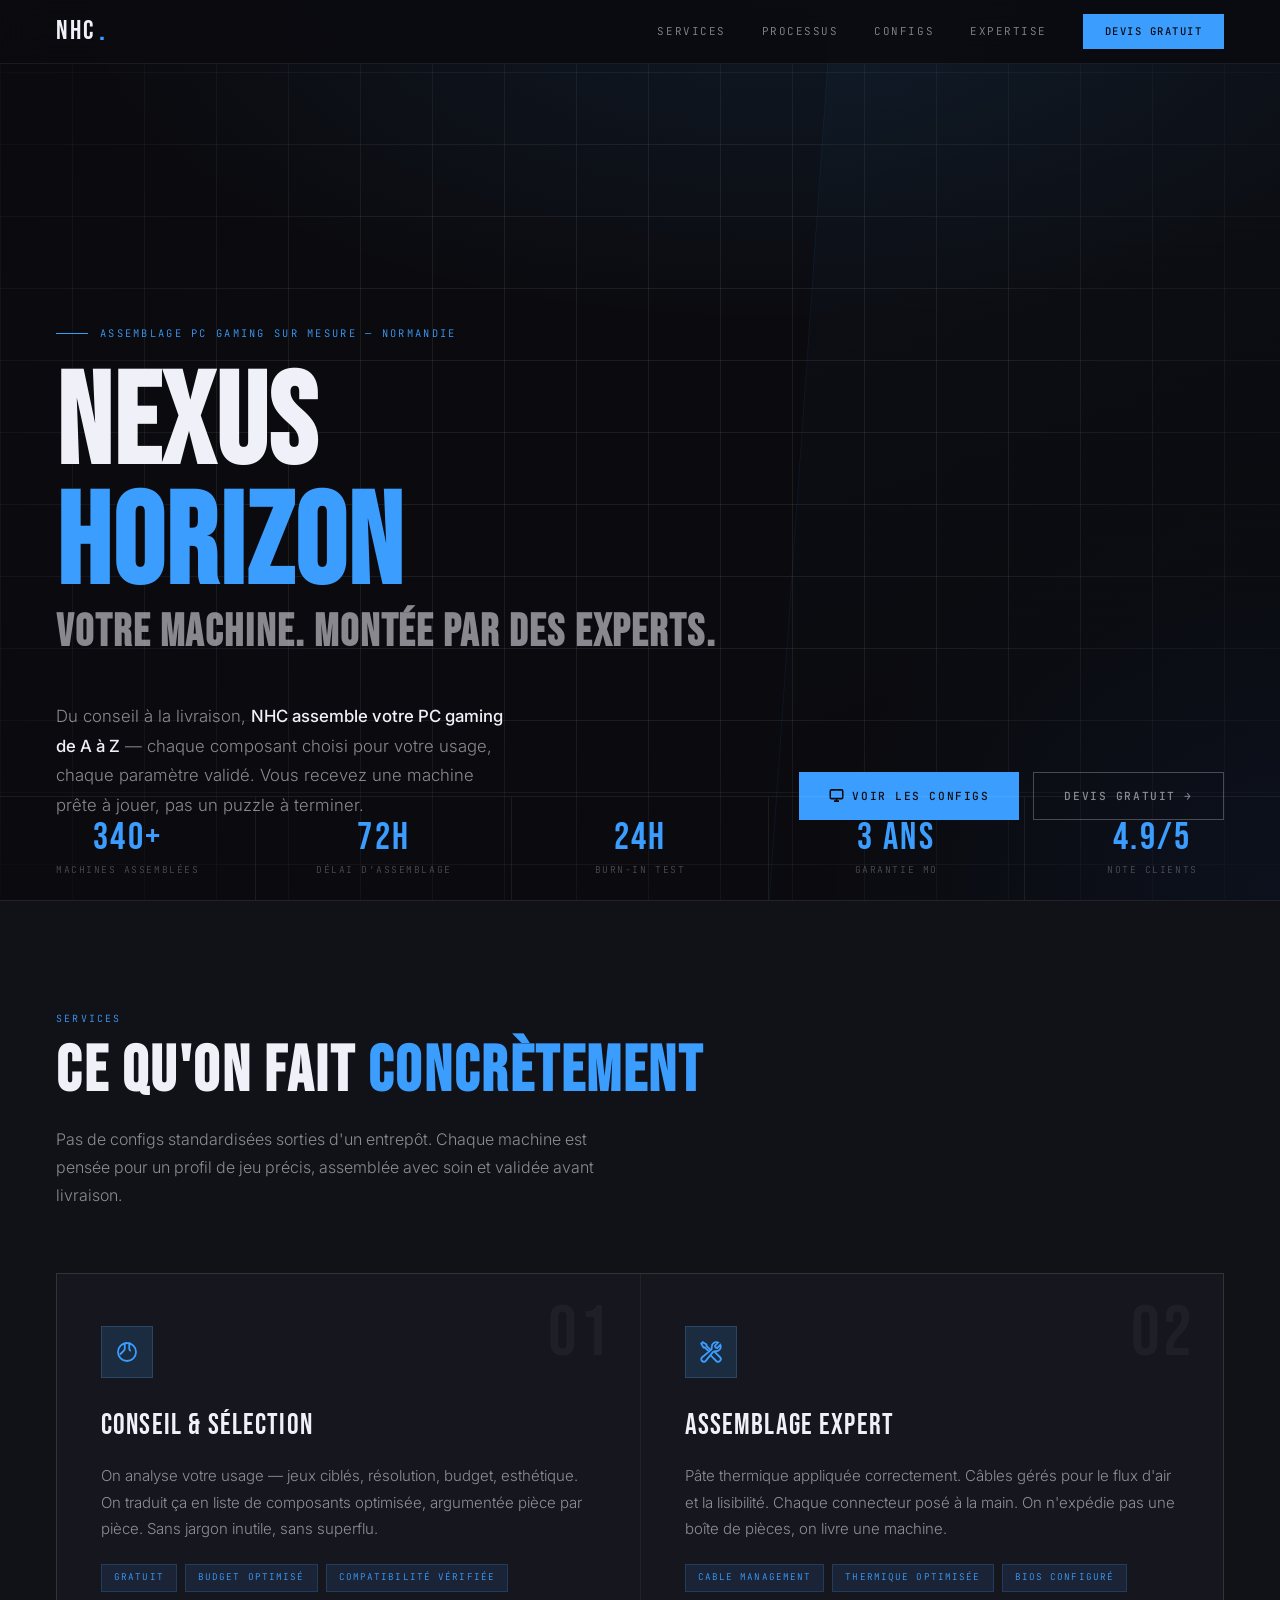
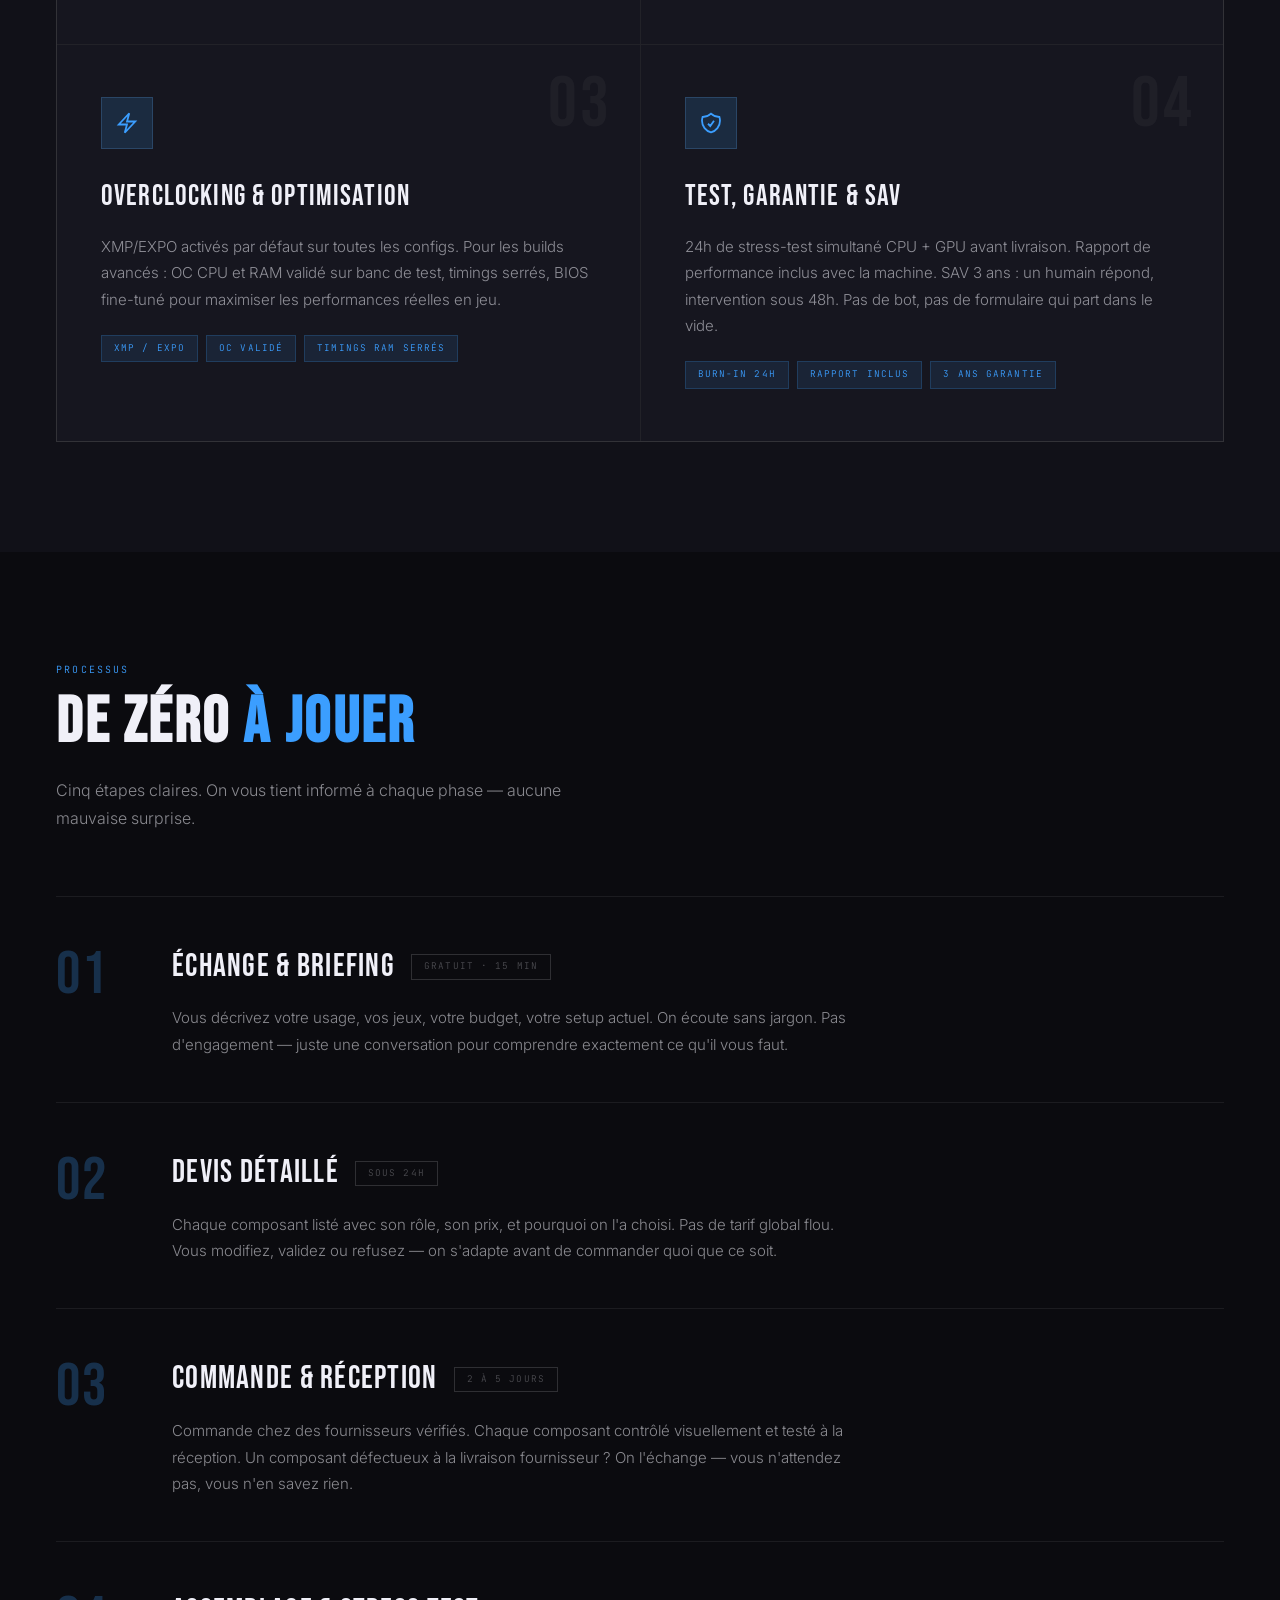
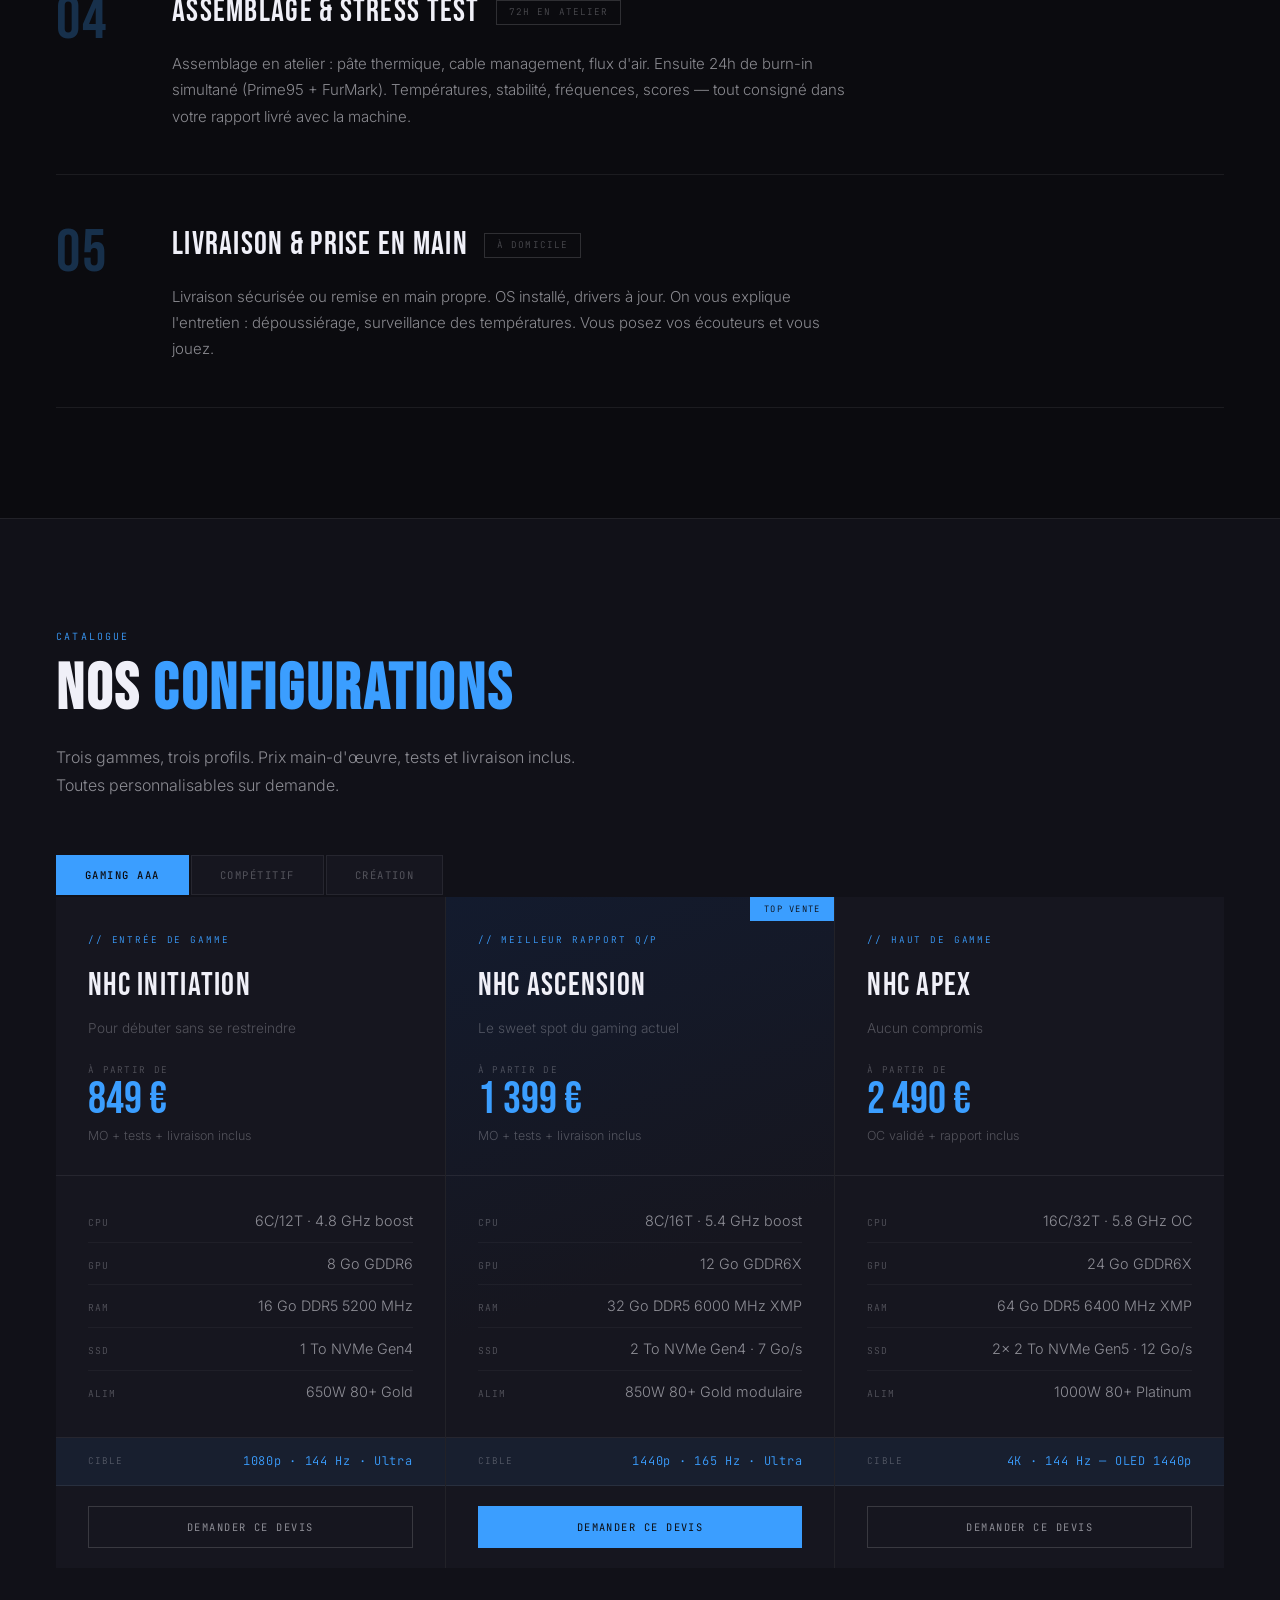
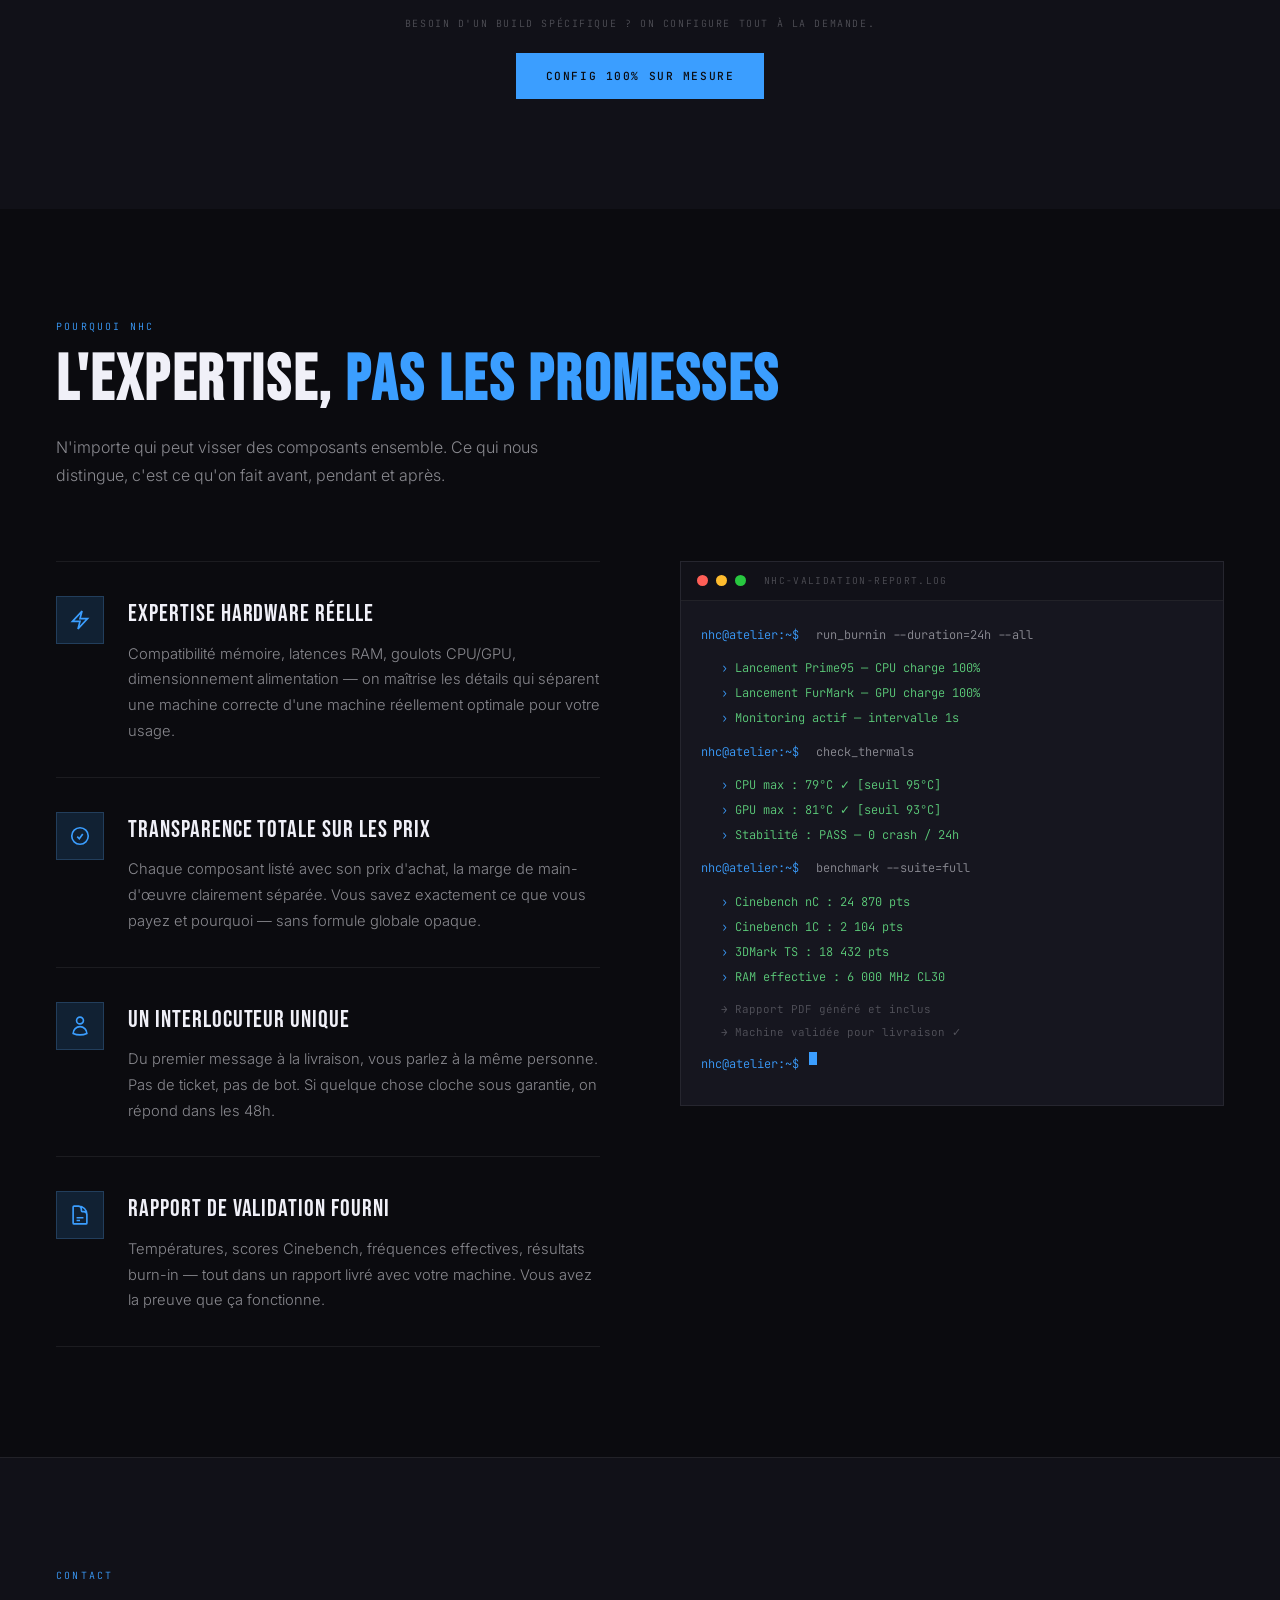
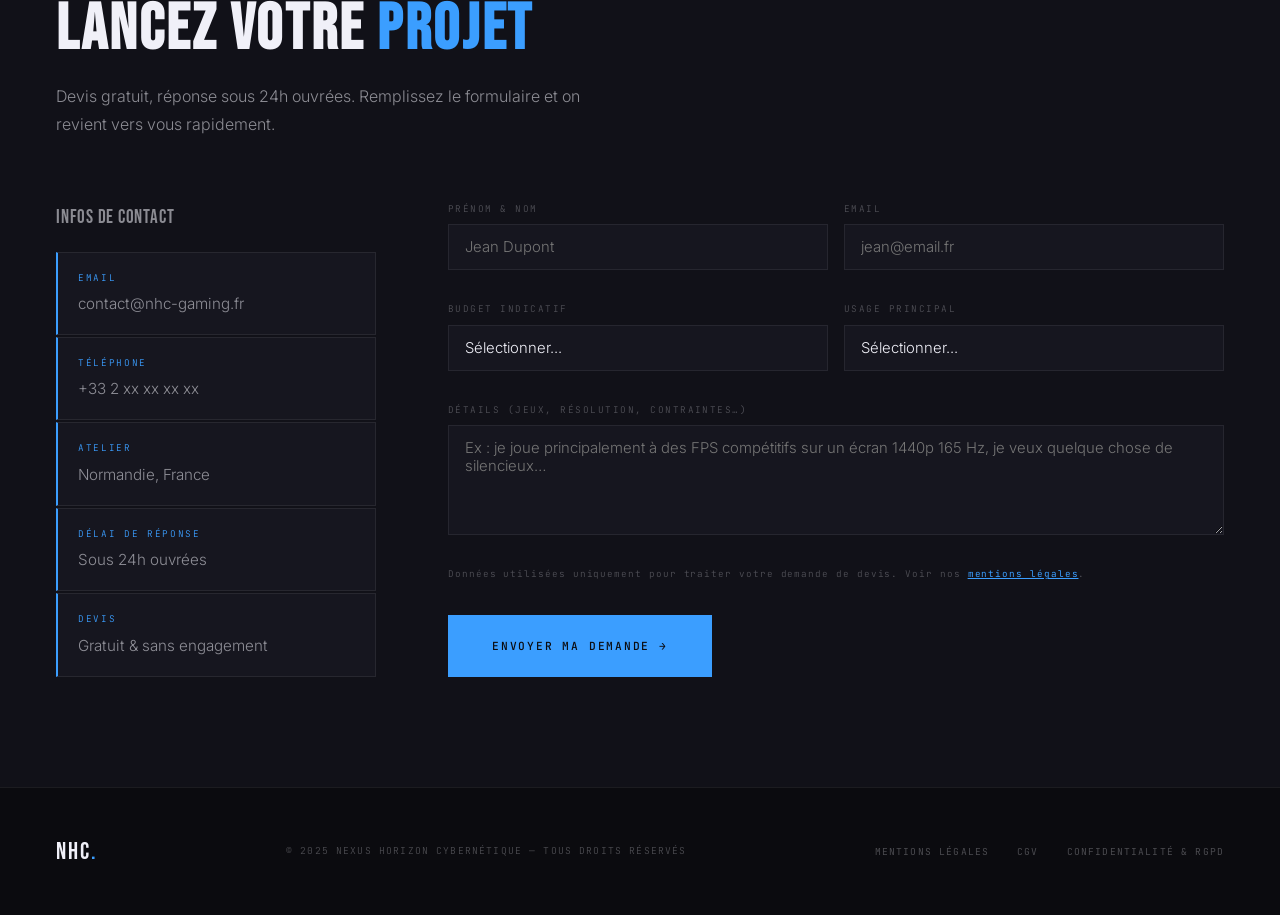
<file: index.html>
<!DOCTYPE html>
<html lang="fr">
<head>
<meta charset="UTF-8">
<meta name="viewport" content="width=device-width, initial-scale=1.0">
<title>NHC — Nexus Horizon Cybernétique | PC Gaming Sur Mesure</title>
<link rel="preconnect" href="https://fonts.googleapis.com">
<link href="https://fonts.googleapis.com/css2?family=Bebas+Neue&family=Inter:ital,wght@0,300;0,400;0,500;0,600;1,300&family=JetBrains+Mono:wght@400;500&display=swap" rel="stylesheet">
<style>
:root {
  --bg:       #0b0b0f;
  --surface:  #111118;
  --card:     #16161f;
  --line:     rgba(255,255,255,0.07);
  --line-b:   rgba(99,179,255,0.2);
  --blue:     #3b9eff;
  --blue-2:   #1a6fff;
  --glow:     rgba(59,158,255,0.15);
  --red:      #ff3c3c;
  --white:    #f0f0f8;
  --mid:      rgba(240,240,248,0.55);
  --dim:      rgba(240,240,248,0.28);
  --mono:     'JetBrains Mono', monospace;
  --display:  'Bebas Neue', sans-serif;
  --body:     'Inter', sans-serif;
  --nav-h:    64px;
}
*,*::before,*::after{box-sizing:border-box;margin:0;padding:0}
html{scroll-behavior:smooth}
body{background:var(--bg);color:var(--white);font-family:var(--body);font-weight:300;line-height:1.65;overflow-x:hidden}
img{display:block;max-width:100%}
a{color:inherit;text-decoration:none}
ul{list-style:none}

.rv{opacity:0;transform:translateY(22px);transition:opacity .75s cubic-bezier(.16,1,.3,1),transform .75s cubic-bezier(.16,1,.3,1)}
.rv.in{opacity:1;transform:none}
.d1{transition-delay:.1s}.d2{transition-delay:.2s}.d3{transition-delay:.3s}.d4{transition-delay:.45s}

/* NAV */
#nav{position:fixed;top:0;left:0;right:0;z-index:500;height:var(--nav-h);display:flex;align-items:center;justify-content:space-between;padding:0 56px;background:rgba(11,11,15,.88);backdrop-filter:blur(24px) saturate(1.4);border-bottom:1px solid var(--line);transition:background .3s}
.nav-logo{font-family:var(--display);font-size:1.7rem;letter-spacing:.08em;display:flex;align-items:center;gap:3px}
.nav-logo .dot{color:var(--blue);font-size:2rem;line-height:.7}
.nav-menu{display:flex;align-items:center;gap:36px}
.nav-menu a{font-family:var(--mono);font-size:.68rem;letter-spacing:.14em;text-transform:uppercase;color:var(--mid);transition:color .2s}
.nav-menu a:hover{color:var(--white)}
.nav-cta{font-family:var(--mono)!important;font-size:.66rem!important;letter-spacing:.14em!important;text-transform:uppercase;padding:9px 22px;background:var(--blue);color:var(--bg)!important;font-weight:500;transition:background .2s,transform .2s!important}
.nav-cta:hover{background:#5fafff!important;transform:translateY(-1px)}

/* HERO */
#hero{min-height:100vh;display:flex;flex-direction:column;justify-content:flex-end;padding:calc(var(--nav-h) + 60px) 56px 80px;position:relative;overflow:hidden}
.hero-canvas{position:absolute;inset:0;z-index:0;background:radial-gradient(ellipse 90% 60% at 60% 0%,rgba(59,158,255,.09) 0%,transparent 60%),radial-gradient(ellipse 60% 80% at 100% 100%,rgba(26,111,255,.06) 0%,transparent 60%),var(--bg)}
.hero-canvas::before{content:'';position:absolute;inset:0;background-image:linear-gradient(var(--line) 1px,transparent 1px),linear-gradient(90deg,var(--line) 1px,transparent 1px);background-size:72px 72px;mask-image:radial-gradient(ellipse 100% 100% at 50% 50%,black 30%,transparent 80%)}
.hero-canvas::after{content:'';position:absolute;top:-20%;right:0;width:38%;height:160%;background:linear-gradient(160deg,rgba(59,158,255,.04) 0%,transparent 60%);border-left:1px solid rgba(59,158,255,.08);transform:skewX(-4deg)}
.hero-kicker{font-family:var(--mono);font-size:.65rem;letter-spacing:.22em;text-transform:uppercase;color:var(--blue);display:flex;align-items:center;gap:12px;margin-bottom:24px;position:relative;z-index:1;opacity:0;animation:up .7s cubic-bezier(.16,1,.3,1) .05s forwards}
.hero-kicker::before{content:'';width:32px;height:1px;background:var(--blue)}
.hero-h1{font-family:var(--display);font-size:clamp(4rem,10vw,10rem);line-height:.94;letter-spacing:.015em;text-transform:uppercase;position:relative;z-index:1;opacity:0;animation:up .85s cubic-bezier(.16,1,.3,1) .18s forwards}
.hero-h1 .accent{color:var(--blue);display:block}
.hero-h1 .sub{display:block;font-size:clamp(1.6rem,3.5vw,3.8rem);color:var(--mid);margin-top:6px}
.hero-bottom{position:relative;z-index:1;display:flex;align-items:flex-end;justify-content:space-between;margin-top:48px;flex-wrap:wrap;gap:32px;opacity:0;animation:up .75s cubic-bezier(.16,1,.3,1) .5s forwards}
.hero-desc{max-width:460px;font-size:1.05rem;font-weight:300;color:var(--mid);line-height:1.75}
.hero-desc strong{color:var(--white);font-weight:500}
.hero-btns{display:flex;gap:14px;flex-wrap:wrap}
.hero-stats{position:absolute;bottom:0;left:0;right:0;z-index:1;display:flex;border-top:1px solid var(--line);opacity:0;animation:up .7s cubic-bezier(.16,1,.3,1) .75s forwards}
.stat{flex:1;padding:22px 0;text-align:center;border-right:1px solid var(--line)}
.stat:last-child{border-right:none}
.stat-n{font-family:var(--display);font-size:2.4rem;letter-spacing:.06em;color:var(--blue);line-height:1}
.stat-l{font-family:var(--mono);font-size:.6rem;letter-spacing:.16em;text-transform:uppercase;color:var(--dim);margin-top:5px}
@keyframes up{from{opacity:0;transform:translateY(18px)}to{opacity:1;transform:none}}

/* BUTTONS */
.btn{display:inline-flex;align-items:center;gap:8px;font-family:var(--mono);font-size:.7rem;letter-spacing:.14em;text-transform:uppercase;padding:14px 30px;font-weight:500;transition:transform .2s,filter .2s,background .2s,color .2s;white-space:nowrap}
.btn:hover{transform:translateY(-2px)}
.btn-solid{background:var(--blue);color:var(--bg)}
.btn-solid:hover{filter:brightness(1.18)}
.btn-outline{border:1px solid rgba(255,255,255,.25);color:var(--mid)}
.btn-outline:hover{border-color:var(--white);color:var(--white)}

/* SECTIONS */
.section{padding:110px 56px}
.s-inner{max-width:1200px;margin:0 auto}
.s-tag{font-family:var(--mono);font-size:.62rem;letter-spacing:.22em;text-transform:uppercase;color:var(--blue);margin-bottom:14px}
.s-title{font-family:var(--display);font-size:clamp(2.6rem,5vw,5rem);text-transform:uppercase;letter-spacing:.04em;line-height:.96;margin-bottom:22px}
.s-title .hl{color:var(--blue)}
.s-sub{font-size:1rem;color:var(--mid);max-width:540px;line-height:1.75}

/* SERVICES */
#services{background:var(--surface);border-top:1px solid var(--line)}
.srv-grid{display:grid;grid-template-columns:repeat(2,1fr);gap:1px;margin-top:64px;background:var(--line);border:1px solid var(--line)}
.srv-card{background:var(--card);padding:52px 44px;position:relative;overflow:hidden;transition:background .3s}
.srv-card:hover{background:#1c1c28}
.srv-card::before{content:'';position:absolute;top:0;left:0;right:0;height:2px;background:linear-gradient(90deg,var(--blue),var(--blue-2));transform:scaleX(0);transform-origin:left;transition:transform .4s cubic-bezier(.16,1,.3,1)}
.srv-card:hover::before{transform:scaleX(1)}
.srv-num{font-family:var(--display);font-size:4.5rem;line-height:1;color:rgba(255,255,255,.04);position:absolute;top:24px;right:28px;letter-spacing:.04em;user-select:none}
.srv-icon-wrap{width:52px;height:52px;background:var(--glow);border:1px solid var(--line-b);display:flex;align-items:center;justify-content:center;margin-bottom:24px}
.srv-icon-wrap svg{width:24px;height:24px;color:var(--blue)}
.srv-title{font-family:var(--display);font-size:1.8rem;letter-spacing:.04em;text-transform:uppercase;margin-bottom:14px}
.srv-body{font-size:.94rem;color:var(--mid);line-height:1.75}
.srv-chips{display:flex;flex-wrap:wrap;gap:8px;margin-top:22px}
.chip{font-family:var(--mono);font-size:.58rem;letter-spacing:.12em;text-transform:uppercase;padding:5px 12px;background:rgba(59,158,255,.1);border:1px solid rgba(59,158,255,.2);color:var(--blue)}

/* PROCESS */
#process{background:var(--bg)}
.proc-step{display:grid;grid-template-columns:80px 1fr;gap:36px;padding:44px 0;border-bottom:1px solid var(--line);align-items:start}
.proc-step:first-child{border-top:1px solid var(--line)}
.proc-n{font-family:var(--display);font-size:3.8rem;letter-spacing:.04em;color:rgba(59,158,255,.25);line-height:1;padding-top:4px}
.proc-row{display:flex;align-items:center;gap:16px;margin-bottom:12px;flex-wrap:wrap}
.proc-title{font-family:var(--display);font-size:2rem;text-transform:uppercase;letter-spacing:.04em}
.proc-badge{font-family:var(--mono);font-size:.58rem;letter-spacing:.12em;text-transform:uppercase;padding:4px 12px;border:1px solid rgba(255,255,255,.15);color:var(--dim)}
.proc-desc{font-size:.94rem;color:var(--mid);max-width:680px;line-height:1.75}

/* CATALOGUE */
#catalogue{background:var(--surface);border-top:1px solid var(--line)}
.tab-row{display:flex;gap:2px;margin-top:56px;margin-bottom:2px}
.tab{font-family:var(--mono);font-size:.66rem;letter-spacing:.14em;text-transform:uppercase;padding:12px 28px;background:var(--card);border:1px solid var(--line);color:var(--dim);cursor:pointer;transition:all .2s}
.tab:hover{color:var(--mid);border-color:rgba(255,255,255,.15)}
.tab.on{background:var(--blue);color:var(--bg);border-color:var(--blue);font-weight:500}
.cfg-grid{display:grid;grid-template-columns:repeat(3,1fr);gap:1px;background:var(--line)}
.cfg-card{background:var(--card);display:flex;flex-direction:column;transition:background .3s;position:relative;overflow:hidden}
.cfg-card:hover{background:#1c1c28}
.cfg-card.featured{background:linear-gradient(160deg,#131b2e 0%,var(--card) 55%)}
.cfg-card.featured::after{content:'TOP VENTE';position:absolute;top:0;right:0;font-family:var(--mono);font-size:.55rem;letter-spacing:.14em;background:var(--blue);color:var(--bg);padding:5px 14px}
.cfg-top{padding:36px 32px 28px;border-bottom:1px solid var(--line);flex:1}
.cfg-tier{font-family:var(--mono);font-size:.58rem;letter-spacing:.2em;text-transform:uppercase;color:var(--blue);margin-bottom:12px}
.cfg-name{font-family:var(--display);font-size:2rem;letter-spacing:.04em;text-transform:uppercase;margin-bottom:4px}
.cfg-slug{font-size:.85rem;color:var(--dim);margin-bottom:24px}
.cfg-price-lbl{font-family:var(--mono);font-size:.58rem;letter-spacing:.14em;text-transform:uppercase;color:var(--dim)}
.cfg-price{font-family:var(--display);font-size:2.8rem;color:var(--blue);line-height:1}
.cfg-price-note{font-size:.78rem;color:var(--dim);margin-top:3px}
.cfg-specs{padding:24px 32px;border-bottom:1px solid var(--line)}
.spec{display:flex;justify-content:space-between;align-items:baseline;padding:9px 0;border-bottom:1px solid rgba(255,255,255,.04);gap:16px}
.spec:last-child{border-bottom:none}
.sk{font-family:var(--mono);font-size:.6rem;letter-spacing:.1em;text-transform:uppercase;color:var(--dim);flex-shrink:0}
.sv{font-size:.9rem;color:var(--mid);text-align:right}
.cfg-target{padding:14px 32px;background:rgba(59,158,255,.07);border-bottom:1px solid var(--line);display:flex;align-items:center;justify-content:space-between}
.cfg-target-lbl{font-family:var(--mono);font-size:.58rem;letter-spacing:.12em;text-transform:uppercase;color:var(--dim)}
.cfg-target-val{font-family:var(--mono);font-size:.75rem;color:var(--blue);letter-spacing:.06em}
.cfg-foot{padding:20px 32px}
.btn-cfg{width:100%;font-family:var(--mono);font-size:.65rem;letter-spacing:.14em;text-transform:uppercase;padding:13px;background:transparent;border:1px solid rgba(255,255,255,.15);color:var(--mid);cursor:pointer;transition:border-color .2s,color .2s,background .2s}
.btn-cfg:hover{border-color:var(--blue);color:var(--blue);background:var(--glow)}
.cfg-card.featured .btn-cfg{background:var(--blue);border-color:var(--blue);color:var(--bg)}
.cfg-card.featured .btn-cfg:hover{filter:brightness(1.12)}

/* WHY */
#why{background:var(--bg)}
.why-layout{display:grid;grid-template-columns:1fr 1fr;gap:80px;align-items:start;margin-top:72px}
.why-pt{display:flex;gap:24px;padding:32px 0;border-bottom:1px solid var(--line)}
.why-pt:first-child{border-top:1px solid var(--line)}
.why-ico{width:48px;height:48px;flex-shrink:0;background:var(--glow);border:1px solid var(--line-b);display:flex;align-items:center;justify-content:center;margin-top:2px}
.why-ico svg{width:22px;height:22px;color:var(--blue)}
.why-pt-title{font-family:var(--display);font-size:1.5rem;letter-spacing:.04em;text-transform:uppercase;margin-bottom:8px}
.why-pt-desc{font-size:.92rem;color:var(--mid);line-height:1.75}
.terminal{background:var(--card);border:1px solid var(--line);overflow:hidden;position:sticky;top:calc(var(--nav-h) + 24px)}
.t-bar{background:var(--surface);border-bottom:1px solid var(--line);padding:11px 16px;display:flex;align-items:center;gap:8px}
.t-dot{width:11px;height:11px;border-radius:50%}
.td-r{background:#ff5f57}.td-y{background:#febc2e}.td-g{background:#28c840}
.t-title{font-family:var(--mono);font-size:.6rem;letter-spacing:.14em;color:var(--dim);margin-left:10px;text-transform:uppercase}
.t-body{padding:22px 20px 28px;font-family:var(--mono);font-size:.75rem;line-height:2.1}
.tl{display:flex;gap:10px}
.tp{color:var(--blue)}.tc{color:var(--mid)}
.to{color:#5dce7b;padding-left:20px}
.to::before{content:'› ';color:var(--blue)}
.tx{color:var(--dim);padding-left:20px;font-size:.68rem}
.tb{height:8px}
.cursor{display:inline-block;width:8px;height:1.1em;background:var(--blue);animation:blink 1s step-end infinite;vertical-align:middle}
@keyframes blink{0%,100%{opacity:1}50%{opacity:0}}

/* CONTACT */
#contact{background:var(--surface);border-top:1px solid var(--line)}
.contact-layout{display:grid;grid-template-columns:320px 1fr;gap:72px;margin-top:64px}
.c-info{display:flex;flex-direction:column;gap:2px}
.c-block{padding:18px 20px;background:var(--card);border:1px solid var(--line);border-left:2px solid var(--blue)}
.c-lbl{font-family:var(--mono);font-size:.58rem;letter-spacing:.18em;text-transform:uppercase;color:var(--blue);margin-bottom:5px}
.c-val{font-size:.95rem;color:var(--mid)}
.form{display:grid;grid-template-columns:1fr 1fr;gap:16px}
.fg{display:flex;flex-direction:column;gap:7px}
.fg.full{grid-column:1/-1}
.fg label{font-family:var(--mono);font-size:.58rem;letter-spacing:.16em;text-transform:uppercase;color:var(--dim)}
.fg input,.fg select,.fg textarea{background:var(--card);border:1px solid var(--line);color:var(--white);padding:13px 16px;font-family:var(--body);font-size:.93rem;font-weight:300;outline:none;width:100%;transition:border-color .2s}
.fg input:focus,.fg select:focus,.fg textarea:focus{border-color:var(--blue)}
.fg select{appearance:none;cursor:pointer}
.fg textarea{min-height:110px;resize:vertical}
.f-note{grid-column:1/-1;font-family:var(--mono);font-size:.58rem;letter-spacing:.1em;color:var(--dim)}
.f-submit{grid-column:1/-1;font-family:var(--mono);font-size:.7rem;letter-spacing:.16em;text-transform:uppercase;padding:16px 44px;background:var(--blue);border:none;color:var(--bg);font-weight:500;cursor:pointer;transition:filter .2s,transform .2s;width:fit-content}
.f-submit:hover{filter:brightness(1.12);transform:translateY(-2px)}

/* MODAL */
.modal-overlay{position:fixed;inset:0;z-index:999;background:rgba(0,0,0,.72);backdrop-filter:blur(6px);display:none;align-items:center;justify-content:center;padding:24px}
.modal-overlay.open{display:flex}
.modal{background:var(--surface);border:1px solid var(--line);max-width:720px;width:100%;max-height:80vh;overflow-y:auto;position:relative}
.modal-head{position:sticky;top:0;background:var(--surface);border-bottom:1px solid var(--line);padding:20px 28px;display:flex;justify-content:space-between;align-items:center}
.modal-title{font-family:var(--display);font-size:1.6rem;letter-spacing:.04em;text-transform:uppercase}
.modal-close{background:none;border:none;color:var(--mid);font-size:1.4rem;cursor:pointer;line-height:1;padding:4px}
.modal-body{padding:32px 28px}
.modal-body h3{font-family:var(--display);font-size:1.1rem;letter-spacing:.04em;text-transform:uppercase;color:var(--blue);margin:28px 0 10px}
.modal-body h3:first-child{margin-top:0}
.modal-body p{font-size:.9rem;color:var(--mid);line-height:1.75;margin-bottom:10px}
.modal-body ul{padding-left:18px;list-style:disc;margin-bottom:10px}
.modal-body ul li{font-size:.9rem;color:var(--mid);line-height:1.75}

/* FOOTER */
footer{padding:44px 56px;background:var(--bg);border-top:1px solid var(--line);display:flex;align-items:center;justify-content:space-between;flex-wrap:wrap;gap:20px}
.foot-logo{font-family:var(--display);font-size:1.5rem;letter-spacing:.08em}
.foot-logo .dot{color:var(--blue)}
.foot-links{display:flex;gap:28px;flex-wrap:wrap}
.foot-links a,.foot-links button{font-family:var(--mono);font-size:.6rem;letter-spacing:.12em;text-transform:uppercase;color:var(--dim);background:none;border:none;cursor:pointer;transition:color .2s}
.foot-links a:hover,.foot-links button:hover{color:var(--white)}
.foot-copy{font-family:var(--mono);font-size:.6rem;letter-spacing:.12em;text-transform:uppercase;color:var(--dim)}

/* RESPONSIVE */
@media(max-width:1000px){.why-layout{grid-template-columns:1fr}.terminal{position:static}.cfg-grid{grid-template-columns:1fr 1fr}.contact-layout{grid-template-columns:1fr}}
@media(max-width:800px){#nav{padding:0 24px}.nav-menu{display:none}.section{padding:72px 24px}#hero{padding:calc(var(--nav-h)+40px) 24px 80px}.srv-grid{grid-template-columns:1fr}.cfg-grid{grid-template-columns:1fr}.proc-step{grid-template-columns:48px 1fr;gap:20px}.form{grid-template-columns:1fr}.fg.full{grid-column:auto}footer{flex-direction:column}}
@media(max-width:500px){.hero-h1{font-size:3.2rem}.hero-stats{flex-wrap:wrap}.stat{min-width:50%}}
</style>
</head>
<body>

<nav id="nav">
  <a href="#hero" class="nav-logo">NHC<span class="dot">.</span></a>
  <div class="nav-menu">
    <a href="#services">Services</a>
    <a href="#process">Processus</a>
    <a href="#catalogue">Configs</a>
    <a href="#why">Expertise</a>
    <a href="#contact" class="nav-cta">Devis gratuit</a>
  </div>
</nav>

<!-- HERO -->
<section id="hero">
  <div class="hero-canvas"></div>
  <div class="hero-kicker">Assemblage PC Gaming Sur Mesure — Normandie</div>
  <h1 class="hero-h1">
    <span>Nexus</span>
    <span class="accent">Horizon</span>
    <span class="sub">Votre machine. Montée par des experts.</span>
  </h1>
  <div class="hero-bottom">
    <p class="hero-desc">Du conseil à la livraison, <strong>NHC assemble votre PC gaming de A à Z</strong> — chaque composant choisi pour votre usage, chaque paramètre validé. Vous recevez une machine prête à jouer, pas un puzzle à terminer.</p>
    <div class="hero-btns">
      <a href="#catalogue" class="btn btn-solid">
        <svg width="15" height="15" viewBox="0 0 24 24" fill="none" stroke="currentColor" stroke-width="2.5"><rect x="2" y="3" width="20" height="14" rx="2"/><path d="M8 21h8M12 17v4"/></svg>
        Voir les configs
      </a>
      <a href="#contact" class="btn btn-outline">Devis gratuit →</a>
    </div>
  </div>
  <div class="hero-stats">
    <div class="stat"><div class="stat-n">340+</div><div class="stat-l">Machines assemblées</div></div>
    <div class="stat"><div class="stat-n">72h</div><div class="stat-l">Délai d'assemblage</div></div>
    <div class="stat"><div class="stat-n">24h</div><div class="stat-l">Burn-in test</div></div>
    <div class="stat"><div class="stat-n">3 ans</div><div class="stat-l">Garantie MO</div></div>
    <div class="stat"><div class="stat-n">4.9/5</div><div class="stat-l">Note clients</div></div>
  </div>
</section>

<!-- SERVICES -->
<section id="services" class="section">
  <div class="s-inner">
    <div class="s-tag rv">Services</div>
    <h2 class="s-title rv d1">Ce qu'on fait <span class="hl">concrètement</span></h2>
    <p class="s-sub rv d2">Pas de configs standardisées sorties d'un entrepôt. Chaque machine est pensée pour un profil de jeu précis, assemblée avec soin et validée avant livraison.</p>
    <div class="srv-grid">
      <div class="srv-card rv d1">
        <div class="srv-num">01</div>
        <div class="srv-icon-wrap"><svg viewBox="0 0 24 24" fill="none" stroke="currentColor" stroke-width="1.8"><path d="M9.75 3.104v5.714a2.25 2.25 0 01-.659 1.591L5 14.5M9.75 3.104A11.959 11.959 0 0112 3c.688 0 1.366.057 2.025.166m-4.275-.062a24.301 24.301 0 014.5 0m0 0v5.714a2.25 2.25 0 001.357 2.059l.21.104M14.25 3.104c.251.023.501.05.75.082M21 12a9 9 0 11-18 0 9 9 0 0118 0z"/></svg></div>
        <div class="srv-title">Conseil & Sélection</div>
        <div class="srv-body">On analyse votre usage — jeux ciblés, résolution, budget, esthétique. On traduit ça en liste de composants optimisée, argumentée pièce par pièce. Sans jargon inutile, sans superflu.</div>
        <div class="srv-chips"><span class="chip">Gratuit</span><span class="chip">Budget optimisé</span><span class="chip">Compatibilité vérifiée</span></div>
      </div>
      <div class="srv-card rv d2">
        <div class="srv-num">02</div>
        <div class="srv-icon-wrap"><svg viewBox="0 0 24 24" fill="none" stroke="currentColor" stroke-width="1.8"><path d="M11.42 15.17L17.25 21A2.652 2.652 0 0021 17.25l-5.877-5.877M11.42 15.17l2.496-3.03c.317-.384.74-.626 1.208-.766M11.42 15.17l-4.655 5.653a2.548 2.548 0 11-3.586-3.586l6.837-5.63m5.108-.233c.55-.164 1.163-.188 1.743-.14a4.5 4.5 0 004.486-6.336l-3.276 3.277a3.004 3.004 0 01-2.25-2.25l3.276-3.276a4.5 4.5 0 00-6.336 4.486c.091 1.076-.071 2.264-.904 2.95l-.102.085m-1.745 1.437L5.909 7.5H4.5L2.25 3.75l1.5-1.5L7.5 4.5v1.409l4.26 4.26m-1.745 1.437l1.745-1.437"/></svg></div>
        <div class="srv-title">Assemblage Expert</div>
        <div class="srv-body">Pâte thermique appliquée correctement. Câbles gérés pour le flux d'air et la lisibilité. Chaque connecteur posé à la main. On n'expédie pas une boîte de pièces, on livre une machine.</div>
        <div class="srv-chips"><span class="chip">Cable management</span><span class="chip">Thermique optimisée</span><span class="chip">BIOS configuré</span></div>
      </div>
      <div class="srv-card rv d3">
        <div class="srv-num">03</div>
        <div class="srv-icon-wrap"><svg viewBox="0 0 24 24" fill="none" stroke="currentColor" stroke-width="1.8"><path d="M3.75 13.5l10.5-11.25L12 10.5h8.25L9.75 21.75 12 13.5H3.75z"/></svg></div>
        <div class="srv-title">Overclocking & Optimisation</div>
        <div class="srv-body">XMP/EXPO activés par défaut sur toutes les configs. Pour les builds avancés : OC CPU et RAM validé sur banc de test, timings serrés, BIOS fine-tuné pour maximiser les performances réelles en jeu.</div>
        <div class="srv-chips"><span class="chip">XMP / EXPO</span><span class="chip">OC validé</span><span class="chip">Timings RAM serrés</span></div>
      </div>
      <div class="srv-card rv d4">
        <div class="srv-num">04</div>
        <div class="srv-icon-wrap"><svg viewBox="0 0 24 24" fill="none" stroke="currentColor" stroke-width="1.8"><path d="M9 12.75L11.25 15 15 9.75m-3-7.036A11.959 11.959 0 013.598 6 11.99 11.99 0 003 9.749c0 5.592 3.824 10.29 9 11.623 5.176-1.332 9-6.03 9-11.622 0-1.31-.21-2.571-.598-3.751h-.152c-3.196 0-6.1-1.248-8.25-3.285z"/></svg></div>
        <div class="srv-title">Test, Garantie & SAV</div>
        <div class="srv-body">24h de stress-test simultané CPU + GPU avant livraison. Rapport de performance inclus avec la machine. SAV 3 ans : un humain répond, intervention sous 48h. Pas de bot, pas de formulaire qui part dans le vide.</div>
        <div class="srv-chips"><span class="chip">Burn-in 24h</span><span class="chip">Rapport inclus</span><span class="chip">3 ans garantie</span></div>
      </div>
    </div>
  </div>
</section>

<!-- PROCESS -->
<section id="process" class="section">
  <div class="s-inner">
    <div class="s-tag rv">Processus</div>
    <h2 class="s-title rv d1">De zéro <span class="hl">à jouer</span></h2>
    <p class="s-sub rv d2">Cinq étapes claires. On vous tient informé à chaque phase — aucune mauvaise surprise.</p>
    <div style="margin-top:64px;">
      <div class="proc-step rv">
        <div class="proc-n">01</div>
        <div><div class="proc-row"><div class="proc-title">Échange & Briefing</div><span class="proc-badge">Gratuit · 15 min</span></div><p class="proc-desc">Vous décrivez votre usage, vos jeux, votre budget, votre setup actuel. On écoute sans jargon. Pas d'engagement — juste une conversation pour comprendre exactement ce qu'il vous faut.</p></div>
      </div>
      <div class="proc-step rv d1">
        <div class="proc-n">02</div>
        <div><div class="proc-row"><div class="proc-title">Devis Détaillé</div><span class="proc-badge">Sous 24h</span></div><p class="proc-desc">Chaque composant listé avec son rôle, son prix, et pourquoi on l'a choisi. Pas de tarif global flou. Vous modifiez, validez ou refusez — on s'adapte avant de commander quoi que ce soit.</p></div>
      </div>
      <div class="proc-step rv d2">
        <div class="proc-n">03</div>
        <div><div class="proc-row"><div class="proc-title">Commande & Réception</div><span class="proc-badge">2 à 5 jours</span></div><p class="proc-desc">Commande chez des fournisseurs vérifiés. Chaque composant contrôlé visuellement et testé à la réception. Un composant défectueux à la livraison fournisseur ? On l'échange — vous n'attendez pas, vous n'en savez rien.</p></div>
      </div>
      <div class="proc-step rv d3">
        <div class="proc-n">04</div>
        <div><div class="proc-row"><div class="proc-title">Assemblage & Stress Test</div><span class="proc-badge">72h en atelier</span></div><p class="proc-desc">Assemblage en atelier : pâte thermique, cable management, flux d'air. Ensuite 24h de burn-in simultané (Prime95 + FurMark). Températures, stabilité, fréquences, scores — tout consigné dans votre rapport livré avec la machine.</p></div>
      </div>
      <div class="proc-step rv d4">
        <div class="proc-n">05</div>
        <div><div class="proc-row"><div class="proc-title">Livraison & Prise en Main</div><span class="proc-badge">À domicile</span></div><p class="proc-desc">Livraison sécurisée ou remise en main propre. OS installé, drivers à jour. On vous explique l'entretien : dépoussiérage, surveillance des températures. Vous posez vos écouteurs et vous jouez.</p></div>
      </div>
    </div>
  </div>
</section>

<!-- CATALOGUE -->
<section id="catalogue" class="section">
  <div class="s-inner">
    <div class="s-tag rv">Catalogue</div>
    <h2 class="s-title rv d1">Nos <span class="hl">configurations</span></h2>
    <p class="s-sub rv d2">Trois gammes, trois profils. Prix main-d'œuvre, tests et livraison inclus. Toutes personnalisables sur demande.</p>
    <div class="tab-row rv d3">
      <button class="tab on" onclick="showTab('gaming',this)">Gaming AAA</button>
      <button class="tab" onclick="showTab('esport',this)">Compétitif</button>
      <button class="tab" onclick="showTab('creation',this)">Création</button>
    </div>

    <div id="t-gaming" class="cfg-grid">
      <div class="cfg-card rv">
        <div class="cfg-top"><div class="cfg-tier">// Entrée de gamme</div><div class="cfg-name">NHC Initiation</div><div class="cfg-slug">Pour débuter sans se restreindre</div><div class="cfg-price-lbl">À partir de</div><div class="cfg-price">849 €</div><div class="cfg-price-note">MO + tests + livraison inclus</div></div>
        <div class="cfg-specs"><div class="spec"><span class="sk">CPU</span><span class="sv">6C/12T · 4.8 GHz boost</span></div><div class="spec"><span class="sk">GPU</span><span class="sv">8 Go GDDR6</span></div><div class="spec"><span class="sk">RAM</span><span class="sv">16 Go DDR5 5200 MHz</span></div><div class="spec"><span class="sk">SSD</span><span class="sv">1 To NVMe Gen4</span></div><div class="spec"><span class="sk">Alim</span><span class="sv">650W 80+ Gold</span></div></div>
        <div class="cfg-target"><span class="cfg-target-lbl">Cible</span><span class="cfg-target-val">1080p · 144 Hz · Ultra</span></div>
        <div class="cfg-foot"><button class="btn-cfg" onclick="location.href='#contact'">Demander ce devis</button></div>
      </div>
      <div class="cfg-card featured rv d1">
        <div class="cfg-top"><div class="cfg-tier">// Meilleur rapport Q/P</div><div class="cfg-name">NHC Ascension</div><div class="cfg-slug">Le sweet spot du gaming actuel</div><div class="cfg-price-lbl">À partir de</div><div class="cfg-price">1 399 €</div><div class="cfg-price-note">MO + tests + livraison inclus</div></div>
        <div class="cfg-specs"><div class="spec"><span class="sk">CPU</span><span class="sv">8C/16T · 5.4 GHz boost</span></div><div class="spec"><span class="sk">GPU</span><span class="sv">12 Go GDDR6X</span></div><div class="spec"><span class="sk">RAM</span><span class="sv">32 Go DDR5 6000 MHz XMP</span></div><div class="spec"><span class="sk">SSD</span><span class="sv">2 To NVMe Gen4 · 7 Go/s</span></div><div class="spec"><span class="sk">Alim</span><span class="sv">850W 80+ Gold modulaire</span></div></div>
        <div class="cfg-target"><span class="cfg-target-lbl">Cible</span><span class="cfg-target-val">1440p · 165 Hz · Ultra</span></div>
        <div class="cfg-foot"><button class="btn-cfg" onclick="location.href='#contact'">Demander ce devis</button></div>
      </div>
      <div class="cfg-card rv d2">
        <div class="cfg-top"><div class="cfg-tier">// Haut de gamme</div><div class="cfg-name">NHC Apex</div><div class="cfg-slug">Aucun compromis</div><div class="cfg-price-lbl">À partir de</div><div class="cfg-price">2 490 €</div><div class="cfg-price-note">OC validé + rapport inclus</div></div>
        <div class="cfg-specs"><div class="spec"><span class="sk">CPU</span><span class="sv">16C/32T · 5.8 GHz OC</span></div><div class="spec"><span class="sk">GPU</span><span class="sv">24 Go GDDR6X</span></div><div class="spec"><span class="sk">RAM</span><span class="sv">64 Go DDR5 6400 MHz XMP</span></div><div class="spec"><span class="sk">SSD</span><span class="sv">2× 2 To NVMe Gen5 · 12 Go/s</span></div><div class="spec"><span class="sk">Alim</span><span class="sv">1000W 80+ Platinum</span></div></div>
        <div class="cfg-target"><span class="cfg-target-lbl">Cible</span><span class="cfg-target-val">4K · 144 Hz — OLED 1440p</span></div>
        <div class="cfg-foot"><button class="btn-cfg" onclick="location.href='#contact'">Demander ce devis</button></div>
      </div>
    </div>

    <div id="t-esport" class="cfg-grid" style="display:none">
      <div class="cfg-card rv">
        <div class="cfg-top"><div class="cfg-tier">// FPS Compétitif</div><div class="cfg-name">NHC FPS</div><div class="cfg-slug">Framerate max, latence zéro</div><div class="cfg-price-lbl">À partir de</div><div class="cfg-price">1 099 €</div><div class="cfg-price-note">XMP + OC RAM inclus</div></div>
        <div class="cfg-specs"><div class="spec"><span class="sk">CPU</span><span class="sv">8C haute fréquence, IPC optimisé</span></div><div class="spec"><span class="sk">GPU</span><span class="sv">8 Go GDDR6 · framerate focus</span></div><div class="spec"><span class="sk">RAM</span><span class="sv">32 Go DDR5 6000 MHz CL30</span></div><div class="spec"><span class="sk">SSD</span><span class="sv">1 To NVMe Gen4</span></div><div class="spec"><span class="sk">Alim</span><span class="sv">750W 80+ Gold</span></div></div>
        <div class="cfg-target"><span class="cfg-target-lbl">Cible</span><span class="cfg-target-val">1080p · 240+ Hz</span></div>
        <div class="cfg-foot"><button class="btn-cfg" onclick="location.href='#contact'">Demander ce devis</button></div>
      </div>
      <div class="cfg-card featured rv d1">
        <div class="cfg-top"><div class="cfg-tier">// Circuit Pro</div><div class="cfg-name">NHC Circuit</div><div class="cfg-slug">Pour les joueurs qui ne ratent pas</div><div class="cfg-price-lbl">À partir de</div><div class="cfg-price">1 649 €</div><div class="cfg-price-note">OC validé sur banc de test</div></div>
        <div class="cfg-specs"><div class="spec"><span class="sk">CPU</span><span class="sv">8P-cores OC · timings serrés</span></div><div class="spec"><span class="sk">GPU</span><span class="sv">16 Go GDDR7</span></div><div class="spec"><span class="sk">RAM</span><span class="sv">32 Go DDR5 7200 MHz CL28</span></div><div class="spec"><span class="sk">SSD</span><span class="sv">2 To NVMe Gen5</span></div><div class="spec"><span class="sk">Alim</span><span class="sv">850W 80+ Platinum</span></div></div>
        <div class="cfg-target"><span class="cfg-target-lbl">Cible</span><span class="cfg-target-val">1080p · 360 Hz — 1440p · 240 Hz</span></div>
        <div class="cfg-foot"><button class="btn-cfg" onclick="location.href='#contact'">Demander ce devis</button></div>
      </div>
    </div>

    <div id="t-creation" class="cfg-grid" style="display:none">
      <div class="cfg-card rv">
        <div class="cfg-top"><div class="cfg-tier">// Studio</div><div class="cfg-name">NHC Studio</div><div class="cfg-slug">Montage, design, streaming</div><div class="cfg-price-lbl">À partir de</div><div class="cfg-price">1 199 €</div><div class="cfg-price-note">MO + tests + livraison inclus</div></div>
        <div class="cfg-specs"><div class="spec"><span class="sk">CPU</span><span class="sv">10C/20T</span></div><div class="spec"><span class="sk">GPU</span><span class="sv">12 Go GDDR6 · CUDA/NVENC</span></div><div class="spec"><span class="sk">RAM</span><span class="sv">64 Go DDR5 5600 MHz</span></div><div class="spec"><span class="sk">SSD</span><span class="sv">2 To NVMe + HDD 4 To</span></div></div>
        <div class="cfg-target"><span class="cfg-target-lbl">Cible</span><span class="cfg-target-val">Premiere · DaVinci · Photoshop</span></div>
        <div class="cfg-foot"><button class="btn-cfg" onclick="location.href='#contact'">Demander ce devis</button></div>
      </div>
      <div class="cfg-card featured rv d1">
        <div class="cfg-top"><div class="cfg-tier">// Render Beast</div><div class="cfg-name">NHC Render</div><div class="cfg-slug">3D, animation, rendu lourd</div><div class="cfg-price-lbl">À partir de</div><div class="cfg-price">2 199 €</div><div class="cfg-price-note">Config validée studio</div></div>
        <div class="cfg-specs"><div class="spec"><span class="sk">CPU</span><span class="sv">16C/32T</span></div><div class="spec"><span class="sk">GPU</span><span class="sv">24 Go GDDR6X</span></div><div class="spec"><span class="sk">RAM</span><span class="sv">128 Go DDR5</span></div><div class="spec"><span class="sk">SSD</span><span class="sv">NVMe 4 To Gen5</span></div></div>
        <div class="cfg-target"><span class="cfg-target-lbl">Cible</span><span class="cfg-target-val">Blender · Cinema 4D · Unreal</span></div>
        <div class="cfg-foot"><button class="btn-cfg" onclick="location.href='#contact'">Demander ce devis</button></div>
      </div>
    </div>

    <div style="margin-top:48px;text-align:center;" class="rv">
      <p style="font-family:var(--mono);font-size:.62rem;letter-spacing:.16em;text-transform:uppercase;color:var(--dim);margin-bottom:20px;">Besoin d'un build spécifique ? On configure tout à la demande.</p>
      <a href="#contact" class="btn btn-solid">Config 100% sur mesure</a>
    </div>
  </div>
</section>

<!-- WHY -->
<section id="why" class="section">
  <div class="s-inner">
    <div class="s-tag rv">Pourquoi NHC</div>
    <h2 class="s-title rv d1">L'expertise, <span class="hl">pas les promesses</span></h2>
    <p class="s-sub rv d2">N'importe qui peut visser des composants ensemble. Ce qui nous distingue, c'est ce qu'on fait avant, pendant et après.</p>
    <div class="why-layout rv d3">
      <div>
        <div class="why-pt"><div class="why-ico"><svg viewBox="0 0 24 24" fill="none" stroke="currentColor" stroke-width="1.8"><path d="M3.75 13.5l10.5-11.25L12 10.5h8.25L9.75 21.75 12 13.5H3.75z"/></svg></div><div><div class="why-pt-title">Expertise hardware réelle</div><p class="why-pt-desc">Compatibilité mémoire, latences RAM, goulots CPU/GPU, dimensionnement alimentation — on maîtrise les détails qui séparent une machine correcte d'une machine réellement optimale pour votre usage.</p></div></div>
        <div class="why-pt"><div class="why-ico"><svg viewBox="0 0 24 24" fill="none" stroke="currentColor" stroke-width="1.8"><path d="M9 12.75L11.25 15 15 9.75M21 12a9 9 0 11-18 0 9 9 0 0118 0z"/></svg></div><div><div class="why-pt-title">Transparence totale sur les prix</div><p class="why-pt-desc">Chaque composant listé avec son prix d'achat, la marge de main-d'œuvre clairement séparée. Vous savez exactement ce que vous payez et pourquoi — sans formule globale opaque.</p></div></div>
        <div class="why-pt"><div class="why-ico"><svg viewBox="0 0 24 24" fill="none" stroke="currentColor" stroke-width="1.8"><path d="M15.75 6a3.75 3.75 0 11-7.5 0 3.75 3.75 0 017.5 0zM4.501 20.118a7.5 7.5 0 0114.998 0A17.933 17.933 0 0112 21.75c-2.676 0-5.216-.584-7.499-1.632z"/></svg></div><div><div class="why-pt-title">Un interlocuteur unique</div><p class="why-pt-desc">Du premier message à la livraison, vous parlez à la même personne. Pas de ticket, pas de bot. Si quelque chose cloche sous garantie, on répond dans les 48h.</p></div></div>
        <div class="why-pt"><div class="why-ico"><svg viewBox="0 0 24 24" fill="none" stroke="currentColor" stroke-width="1.8"><path d="M19.5 14.25v-2.625a3.375 3.375 0 00-3.375-3.375h-1.5A1.125 1.125 0 0113.5 7.125v-1.5a3.375 3.375 0 00-3.375-3.375H8.25m0 12.75h7.5m-7.5 3H12M10.5 2.25H5.625c-.621 0-1.125.504-1.125 1.125v17.25c0 .621.504 1.125 1.125 1.125h12.75c.621 0 1.125-.504 1.125-1.125V11.25a9 9 0 00-9-9z"/></svg></div><div><div class="why-pt-title">Rapport de validation fourni</div><p class="why-pt-desc">Températures, scores Cinebench, fréquences effectives, résultats burn-in — tout dans un rapport livré avec votre machine. Vous avez la preuve que ça fonctionne.</p></div></div>
      </div>
      <div class="terminal rv d2">
        <div class="t-bar"><div class="t-dot td-r"></div><div class="t-dot td-y"></div><div class="t-dot td-g"></div><div class="t-title">nhc-validation-report.log</div></div>
        <div class="t-body">
          <div class="tl"><span class="tp">nhc@atelier:~$</span><span class="tc">&nbsp;run_burnin --duration=24h --all</span></div>
          <div class="tb"></div>
          <div class="tl"><span class="to">Lancement Prime95 — CPU charge 100%</span></div>
          <div class="tl"><span class="to">Lancement FurMark — GPU charge 100%</span></div>
          <div class="tl"><span class="to">Monitoring actif — intervalle 1s</span></div>
          <div class="tb"></div>
          <div class="tl"><span class="tp">nhc@atelier:~$</span><span class="tc">&nbsp;check_thermals</span></div>
          <div class="tb"></div>
          <div class="tl"><span class="to">CPU max : 79°C ✓  [seuil 95°C]</span></div>
          <div class="tl"><span class="to">GPU max : 81°C ✓  [seuil 93°C]</span></div>
          <div class="tl"><span class="to">Stabilité : PASS — 0 crash / 24h</span></div>
          <div class="tb"></div>
          <div class="tl"><span class="tp">nhc@atelier:~$</span><span class="tc">&nbsp;benchmark --suite=full</span></div>
          <div class="tb"></div>
          <div class="tl"><span class="to">Cinebench nC  : 24 870 pts</span></div>
          <div class="tl"><span class="to">Cinebench 1C  : 2 104 pts</span></div>
          <div class="tl"><span class="to">3DMark TS     : 18 432 pts</span></div>
          <div class="tl"><span class="to">RAM effective : 6 000 MHz CL30</span></div>
          <div class="tb"></div>
          <div class="tl"><span class="tx">→ Rapport PDF généré et inclus</span></div>
          <div class="tl"><span class="tx">→ Machine validée pour livraison ✓</span></div>
          <div class="tb"></div>
          <div class="tl"><span class="tp">nhc@atelier:~$</span><span class="cursor"></span></div>
        </div>
      </div>
    </div>
  </div>
</section>

<!-- CONTACT -->
<section id="contact" class="section">
  <div class="s-inner">
    <div class="s-tag rv">Contact</div>
    <h2 class="s-title rv d1">Lancez votre <span class="hl">projet</span></h2>
    <p class="s-sub rv d2">Devis gratuit, réponse sous 24h ouvrées. Remplissez le formulaire et on revient vers vous rapidement.</p>
    <div class="contact-layout rv d3">
      <div>
        <div style="font-family:var(--display);font-size:1.2rem;letter-spacing:.04em;text-transform:uppercase;margin-bottom:18px;color:var(--mid);">Infos de contact</div>
        <div class="c-info">
          <div class="c-block"><div class="c-lbl">Email</div><div class="c-val">contact@nhc-gaming.fr</div></div>
          <div class="c-block"><div class="c-lbl">Téléphone</div><div class="c-val">+33 2 xx xx xx xx</div></div>
          <div class="c-block"><div class="c-lbl">Atelier</div><div class="c-val">Normandie, France</div></div>
          <div class="c-block"><div class="c-lbl">Délai de réponse</div><div class="c-val">Sous 24h ouvrées</div></div>
          <div class="c-block"><div class="c-lbl">Devis</div><div class="c-val">Gratuit & sans engagement</div></div>
        </div>
      </div>
      <div class="form">
        <div class="fg"><label>Prénom & Nom</label><input type="text" placeholder="Jean Dupont"></div>
        <div class="fg"><label>Email</label><input type="email" placeholder="jean@email.fr"></div>
        <div class="fg"><label>Budget indicatif</label><select><option value="">Sélectionner...</option><option>Moins de 800 €</option><option>800 € – 1 200 €</option><option>1 200 € – 2 000 €</option><option>2 000 € – 3 000 €</option><option>Plus de 3 000 €</option></select></div>
        <div class="fg"><label>Usage principal</label><select><option value="">Sélectionner...</option><option>Gaming compétitif FPS</option><option>Gaming AAA / Open World</option><option>Streaming / Création de contenu</option><option>3D / Rendu / Animation</option><option>Polyvalent gaming + bureau</option></select></div>
        <div class="fg full"><label>Détails (jeux, résolution, contraintes…)</label><textarea placeholder="Ex : je joue principalement à des FPS compétitifs sur un écran 1440p 165 Hz, je veux quelque chose de silencieux…"></textarea></div>
        <div class="f-note">Données utilisées uniquement pour traiter votre demande de devis. Voir nos <button onclick="openModal('privacy')" style="background:none;border:none;color:var(--blue);cursor:pointer;font-family:var(--mono);font-size:.58rem;letter-spacing:.1em;text-decoration:underline;">mentions légales</button>.</div>
        <button class="f-submit" id="submitBtn">Envoyer ma demande →</button>
      </div>
    </div>
  </div>
</section>

<!-- FOOTER -->
<footer>
  <div class="foot-logo">NHC<span class="dot">.</span></div>
  <div class="foot-copy">© 2025 Nexus Horizon Cybernétique — Tous droits réservés</div>
  <div class="foot-links">
    <button onclick="openModal('legal')">Mentions légales</button>
    <button onclick="openModal('cgv')">CGV</button>
    <button onclick="openModal('privacy')">Confidentialité & RGPD</button>
  </div>
</footer>

<!-- MODAL MENTIONS LÉGALES -->
<div class="modal-overlay" id="modal-legal">
  <div class="modal">
    <div class="modal-head"><div class="modal-title">Mentions légales</div><button class="modal-close" onclick="closeModal('legal')">✕</button></div>
    <div class="modal-body">
      <h3>Éditeur du site</h3>
      <p><strong>Nexus Horizon Cybernétique (NHC)</strong><br>Entreprise individuelle — SIRET : 000 000 000 00000 (fictif)<br>Siège social : Normandie, France<br>Email : contact@nhc-gaming.fr<br>Téléphone : +33 2 xx xx xx xx</p>
      <h3>Directeur de la publication</h3>
      <p>Le directeur de la publication est le représentant légal de Nexus Horizon Cybernétique.</p>
      <h3>Hébergement</h3>
      <p><strong>OVH SAS</strong><br>2 rue Kellermann — 59100 Roubaix — France<br>Tél. : 1007 (depuis la France)</p>
      <h3>Propriété intellectuelle</h3>
      <p>L'ensemble du contenu de ce site (textes, visuels, structure, logo) est la propriété exclusive de Nexus Horizon Cybernétique. Toute reproduction, partielle ou totale, est interdite sans accord préalable et écrit de l'éditeur.</p>
      <h3>Responsabilité</h3>
      <p>Les informations fournies sur ce site sont données à titre indicatif. NHC s'efforce de les maintenir à jour et exactes, mais ne saurait être tenu responsable d'éventuelles erreurs, omissions ou indisponibilités du site.</p>
      <h3>Droit applicable</h3>
      <p>Le présent site est soumis au droit français. Tout litige relatif à son utilisation relève de la compétence exclusive des tribunaux français compétents.</p>
    </div>
  </div>
</div>

<!-- MODAL CGV -->
<div class="modal-overlay" id="modal-cgv">
  <div class="modal">
    <div class="modal-head"><div class="modal-title">Conditions Générales de Vente</div><button class="modal-close" onclick="closeModal('cgv')">✕</button></div>
    <div class="modal-body">
      <h3>Article 1 — Objet</h3>
      <p>Les présentes CGV régissent les relations contractuelles entre Nexus Horizon Cybernétique (NHC) et tout client particulier ou professionnel passant commande de services d'assemblage ou de vente de matériel informatique.</p>
      <h3>Article 2 — Commandes & Devis</h3>
      <p>Toute commande est précédée d'un devis détaillé établi gratuitement. Le devis est valable 30 jours à compter de sa date d'émission. Aucune commande n'est engagée avant validation écrite du devis par le client et versement d'un acompte de 30 %.</p>
      <h3>Article 3 — Prix</h3>
      <p>Les prix affichés sont indicatifs et peuvent varier selon la disponibilité des composants au moment de la commande. Le devis personnalisé fait foi. Tous les prix s'entendent TTC, main-d'œuvre, tests et livraison inclus, sauf mention contraire explicite.</p>
      <h3>Article 4 — Délais</h3>
      <p>Le délai indicatif d'assemblage est de 72 heures ouvrées à compter de la réception complète et conforme des composants. NHC s'engage à informer le client de tout retard constaté dans les meilleurs délais.</p>
      <h3>Article 5 — Garantie</h3>
      <p>NHC garantit la main-d'œuvre pendant 3 ans à compter de la date de livraison. Les composants bénéficient de leur garantie constructeur respective (minimum 2 ans pour les particuliers, conformément à la réglementation européenne en vigueur). En cas de panne, NHC prend en charge les démarches de retour fournisseur.</p>
      <h3>Article 6 — Retour & Remboursement</h3>
      <p>Conformément à l'article L.221-28 du Code de la consommation, le droit de rétractation ne s'applique pas aux biens confectionnés selon les spécifications du consommateur. Tout défaut constaté à la livraison doit être signalé par écrit dans un délai de 48 heures.</p>
      <h3>Article 7 — Responsabilité</h3>
      <p>NHC ne saurait être tenu responsable de l'incompatibilité d'un composant non fourni par ses soins, ni des dommages résultant d'une utilisation non conforme du matériel. La responsabilité de NHC est limitée au montant de la commande concernée.</p>
      <h3>Article 8 — Droit applicable & Litiges</h3>
      <p>Les présentes CGV sont soumises au droit français. En cas de litige, une solution amiable sera recherchée en priorité. À défaut d'accord, les tribunaux de Normandie seront seuls compétents.</p>
    </div>
  </div>
</div>

<!-- MODAL CONFIDENTIALITÉ -->
<div class="modal-overlay" id="modal-privacy">
  <div class="modal">
    <div class="modal-head"><div class="modal-title">Confidentialité & RGPD</div><button class="modal-close" onclick="closeModal('privacy')">✕</button></div>
    <div class="modal-body">
      <h3>Responsable du traitement</h3>
      <p>Nexus Horizon Cybernétique (NHC) — contact@nhc-gaming.fr — est responsable du traitement des données personnelles collectées via ce site.</p>
      <h3>Données collectées</h3>
      <p>Dans le cadre de vos demandes de devis, NHC collecte :</p>
      <ul><li>Nom et prénom</li><li>Adresse email</li><li>Numéro de téléphone (optionnel)</li><li>Informations relatives à votre projet (budget, usage, préférences techniques)</li></ul>
      <h3>Finalité et base légale</h3>
      <p>Ces données sont collectées sur la base de votre consentement explicite (soumission du formulaire) et dans le cadre de l'exécution d'un contrat (traitement des commandes). Elles sont utilisées exclusivement pour établir votre devis personnalisé, assurer le suivi de commande et le SAV.</p>
      <h3>Conservation des données</h3>
      <p>Vos données sont conservées pendant la durée nécessaire à l'exécution du service, puis archivées 3 ans conformément aux obligations légales comptables françaises. Elles sont ensuite supprimées définitivement.</p>
      <h3>Partage des données</h3>
      <p>NHC ne vend ni ne loue vos données personnelles à des tiers. Aucun partage à des fins commerciales. Les données peuvent être transmises aux fournisseurs de composants uniquement dans le cadre strict de l'exécution de votre commande.</p>
      <h3>Vos droits (RGPD — UE 2016/679)</h3>
      <p>Conformément au RGPD, vous disposez des droits suivants :</p>
      <ul><li>Droit d'accès à vos données personnelles</li><li>Droit de rectification des données inexactes</li><li>Droit à l'effacement (droit à l'oubli)</li><li>Droit à la portabilité des données</li><li>Droit d'opposition et de limitation du traitement</li></ul>
      <p>Pour exercer ces droits : <strong>contact@nhc-gaming.fr</strong>. Vous pouvez également introduire une réclamation auprès de la CNIL (www.cnil.fr).</p>
      <h3>Cookies</h3>
      <p>Ce site n'utilise aucun cookie tiers à des fins publicitaires ou de suivi comportemental. Aucune donnée n'est transmise à des régies publicitaires. Les seuls éléments de stockage utilisés sont strictement fonctionnels et nécessaires au bon fonctionnement du site.</p>
    </div>
  </div>
</div>

<script>
// Scroll reveal
const io = new IntersectionObserver(e => {
  e.forEach(el => { if (el.isIntersecting) { el.target.classList.add('in'); io.unobserve(el.target); } });
}, { threshold: .08, rootMargin: '0px 0px -28px 0px' });
document.querySelectorAll('.rv').forEach(el => io.observe(el));

// Nav bg
window.addEventListener('scroll', () => {
  document.getElementById('nav').style.background =
    scrollY > 60 ? 'rgba(11,11,15,.98)' : 'rgba(11,11,15,.88)';
});

// Catalogue tabs
function showTab(name, btn) {
  ['gaming','esport','creation'].forEach(t => {
    const el = document.getElementById('t-'+t);
    if (el) el.style.display = 'none';
  });
  document.querySelectorAll('.tab').forEach(b => b.classList.remove('on'));
  const target = document.getElementById('t-'+name);
  if (target) target.style.display = 'grid';
  btn.classList.add('on');
  if (target) {
    target.querySelectorAll('.rv').forEach(el => {
      el.classList.remove('in');
      setTimeout(() => el.classList.add('in'), 60);
    });
  }
}

// Modals
function openModal(id) { document.getElementById('modal-'+id).classList.add('open'); document.body.style.overflow='hidden'; }
function closeModal(id) { document.getElementById('modal-'+id).classList.remove('open'); document.body.style.overflow=''; }
document.querySelectorAll('.modal-overlay').forEach(m => {
  m.addEventListener('click', e => { if (e.target === m) { m.classList.remove('open'); document.body.style.overflow=''; } });
});
document.addEventListener('keydown', e => {
  if (e.key === 'Escape') { document.querySelectorAll('.modal-overlay.open').forEach(m => { m.classList.remove('open'); document.body.style.overflow=''; }); }
});

// Submit
document.getElementById('submitBtn').addEventListener('click', function () {
  this.textContent = '✓ Demande envoyée !';
  this.style.background = '#28c840'; this.style.color = '#0b0b0f';
  setTimeout(() => { this.textContent = 'Envoyer ma demande →'; this.style.background = ''; this.style.color = ''; }, 3000);
});
</script>
</body>
</html>
</file>
